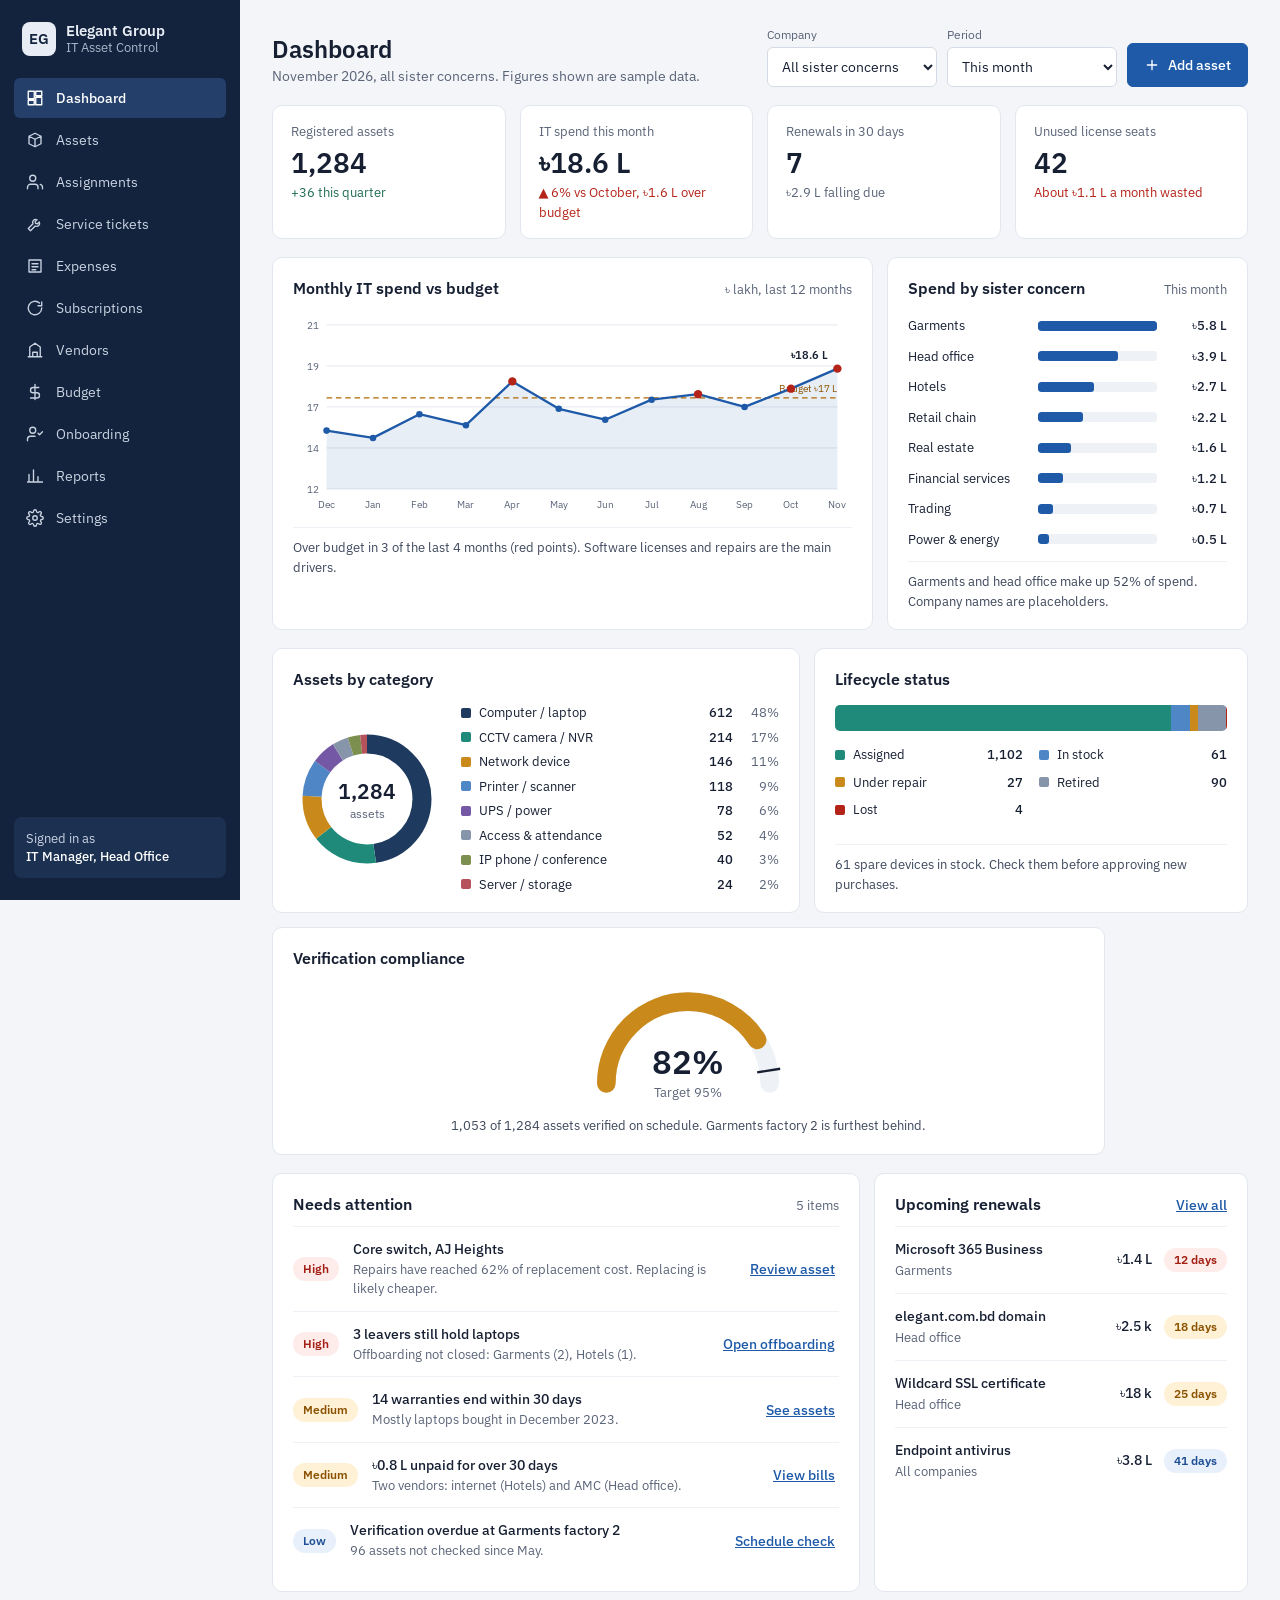
<file: index.html>
<!DOCTYPE html>
<html lang="en">
<head>
  <meta charset="utf-8">
  <meta name="viewport" content="width=device-width, initial-scale=1">
  <title>Dashboard – Elegant Group IT Asset Control</title>
  <link rel="preconnect" href="https://fonts.googleapis.com">
  <link rel="preconnect" href="https://fonts.gstatic.com" crossorigin>
  <link href="https://fonts.googleapis.com/css2?family=IBM+Plex+Sans:wght@400;500;600&display=swap" rel="stylesheet">
  <link rel="stylesheet" href="css/styles.css">
</head>
<body data-page="dashboard" data-nav="dashboard">
<div class="app">
  <aside class="sidebar" id="sidebar"></aside>

  <main class="main">
    <header class="page-header">
      <div>
        <h1>Dashboard</h1>
        <p class="subtitle">November 2026, all sister concerns. Figures shown are sample data.</p>
      </div>
      <div class="actions">
        <label class="field">Company
          <select><option>All sister concerns</option><option>Head office</option><option>Garments</option><option>Hotels</option><option>Real estate</option><option>Retail chain</option></select>
        </label>
        <label class="field">Period
          <select><option>This month</option><option>This quarter</option><option>Fiscal year 2026–27</option></select>
        </label>
        <a class="btn btn-primary" href="asset-detail.html">
          <svg width="16" height="16" viewBox="0 0 24 24" fill="none" stroke="currentColor" stroke-width="2" stroke-linecap="round" aria-hidden="true"><path d="M12 5v14M5 12h14"/></svg>
          Add asset
        </a>
      </div>
    </header>

    <section class="kpi-grid" id="kpis" aria-label="Key figures"></section>

    <div class="row">
      <section class="card wide">
        <div class="card-head"><h2>Monthly IT spend vs budget</h2><span class="card-meta">৳ lakh, last 12 months</span></div>
        <div class="chart" id="spendChart"></div>
        <p class="insight">Over budget in 3 of the last 4 months (red points). Software licenses and repairs are the main drivers.</p>
      </section>
      <section class="card">
        <div class="card-head"><h2>Spend by sister concern</h2><span class="card-meta">This month</span></div>
        <div class="hbars" id="concernBars"></div>
        <p class="insight">Garments and head office make up 52% of spend. Company names are placeholders.</p>
      </section>
    </div>

    <div class="row">
      <section class="card" style="flex: 1.3 1 380px">
        <h2>Assets by category</h2>
        <div id="categoryDonut"></div>
      </section>
      <section class="card flex-col">
        <h2>Lifecycle status</h2>
        <div class="stack" id="lifecycleBar"></div>
        <div class="legend-grid" id="lifecycleLegend"></div>
        <p class="insight">61 spare devices in stock. Check them before approving new purchases.</p>
      </section>
      <section class="card narrow">
        <h2>Verification compliance</h2>
        <div class="gauge"><div id="verificationGauge"></div><p id="verificationNote"></p></div>
      </section>
    </div>

    <div class="row">
      <section class="card wide" style="flex-basis: 480px">
        <div class="card-head"><h2>Needs attention</h2><span class="card-meta" id="alertCount"></span></div>
        <ul class="list" id="alerts"></ul>
      </section>
      <section class="card">
        <div class="card-head"><h2>Upcoming renewals</h2><a href="subscriptions.html" style="font-size:13.5px;font-weight:500">View all</a></div>
        <ul class="list" id="renewals"></ul>
      </section>
    </div>
  </main>
</div>
<script src="js/data.js"></script>
<script src="js/app.js"></script>
</body>
</html>
</file>
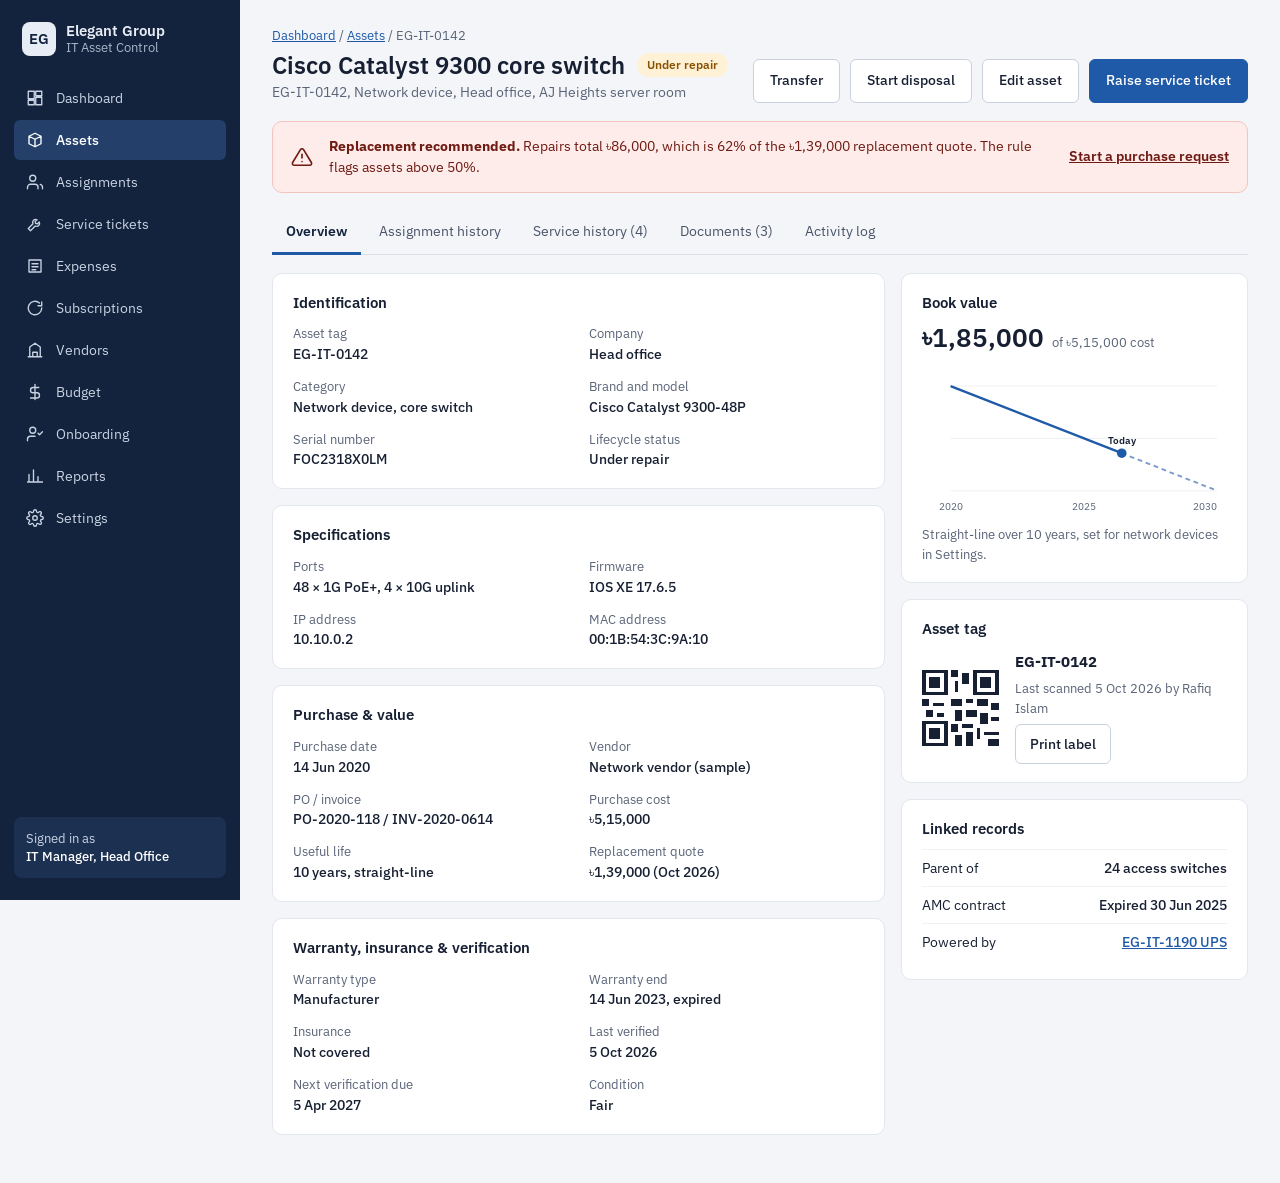
<file: asset-detail.html>
<!DOCTYPE html>
<html lang="en">
<head>
  <meta charset="utf-8">
  <meta name="viewport" content="width=device-width, initial-scale=1">
  <title>EG-IT-0142 – Elegant Group IT Asset Control</title>
  <link rel="preconnect" href="https://fonts.googleapis.com">
  <link rel="preconnect" href="https://fonts.gstatic.com" crossorigin>
  <link href="https://fonts.googleapis.com/css2?family=IBM+Plex+Sans:wght@400;500;600&display=swap" rel="stylesheet">
  <link rel="stylesheet" href="css/styles.css">
</head>
<body data-page="assetDetail" data-nav="assets">
<div class="app">
  <aside class="sidebar" id="sidebar"></aside>

  <main class="main">
    <header class="page-header">
      <div>
        <nav class="breadcrumb" aria-label="Breadcrumb"><a href="index.html">Dashboard</a> / <a href="assets.html">Assets</a> / EG-IT-0142</nav>
        <div class="title-row">
          <h1>Cisco Catalyst 9300 core switch</h1>
          <span class="pill pill-med">Under repair</span>
        </div>
        <p class="subtitle">EG-IT-0142, Network device, Head office, AJ Heights server room</p>
      </div>
      <div class="actions">
        <button type="button" class="btn">Transfer</button>
        <button type="button" class="btn">Start disposal</button>
        <button type="button" class="btn">Edit asset</button>
        <button type="button" class="btn btn-primary">Raise service ticket</button>
      </div>
    </header>

    <div class="banner" role="status">
      <svg width="22" height="22" viewBox="0 0 24 24" fill="none" stroke="currentColor" stroke-width="1.8" stroke-linecap="round" stroke-linejoin="round" aria-hidden="true"><path d="M12 9v4M12 17h.01M10.3 3.9 1.8 18a2 2 0 0 0 1.7 3h17a2 2 0 0 0 1.7-3L13.7 3.9a2 2 0 0 0-3.4 0z"/></svg>
      <p><strong>Replacement recommended.</strong> Repairs total ৳86,000, which is 62% of the ৳1,39,000 replacement quote. The rule flags assets above 50%.</p>
      <a href="#">Start a purchase request</a>
    </div>

    <div class="tabs" role="tablist" aria-label="Asset sections">
      <button type="button" class="tab" role="tab" id="tab-overview" aria-controls="panel-overview">Overview</button>
      <button type="button" class="tab" role="tab" id="tab-assign" aria-controls="panel-assign">Assignment history</button>
      <button type="button" class="tab" role="tab" id="tab-service" aria-controls="panel-service">Service history (4)</button>
      <button type="button" class="tab" role="tab" id="tab-docs" aria-controls="panel-docs">Documents (3)</button>
      <button type="button" class="tab" role="tab" id="tab-log" aria-controls="panel-log">Activity log</button>
    </div>

    <div role="tabpanel" id="panel-overview" aria-labelledby="tab-overview">
      <div class="detail-layout">
        <div class="detail-main" id="fieldGroups"></div>
        <div class="detail-side">
          <section class="card">
            <h2 class="small">Book value</h2>
            <div class="big-value"><strong>৳1,85,000</strong><span class="muted" style="font-size:13px">of ৳5,15,000 cost</span></div>
            <div class="chart" id="deprChart"></div>
            <p class="muted" style="margin:6px 0 0;font-size:13px">Straight-line over 10 years, set for network devices in Settings.</p>
          </section>
          <section class="card">
            <h2 class="small">Asset tag</h2>
            <div class="tag-box">
              <svg width="84" height="84" viewBox="0 0 21 21" role="img" aria-label="QR code placeholder for EG-IT-0142" shape-rendering="crispEdges"><rect width="21" height="21" fill="#FFFFFF"/><path fill="#172033" d="M0 0h7v7H0zM1 1v5h5V1zM2 2h3v3H2zM14 0h7v7h-7zM15 1v5h5V1zM16 2h3v3h-3zM0 14h7v7H0zM1 15v5h5v-5zM2 16h3v3H2zM8 0h2v2H8zM11 1h2v3h-2zM9 3h1v3H9zM8 8h3v2H8zM12 8h2v1h-2zM15 8h3v2h-3zM19 9h2v2h-2zM0 8h2v2H0zM3 9h3v1H3zM9 11h2v3H9zM12 11h3v2h-3zM16 12h2v3h-2zM19 13h2v1h-2zM8 15h2v2H8zM11 15h3v1h-3zM12 17h2v4h-2zM15 16h1v3h-1zM17 17h4v1h-4zM18 19h3v2h-3zM9 18h2v3H9zM1 11h2v2H1zM4 12h2v1H4z"/></svg>
              <div class="meta">
                <strong>EG-IT-0142</strong>
                <span class="muted">Last scanned 5 Oct 2026 by Rafiq Islam</span>
                <button type="button" class="btn btn-sm" style="align-self:flex-start">Print label</button>
              </div>
            </div>
          </section>
          <section class="card">
            <h2 class="small">Linked records</h2>
            <ul class="kv-list">
              <li><span>Parent of</span><b>24 access switches</b></li>
              <li><span>AMC contract</span><b>Expired 30 Jun 2025</b></li>
              <li><span>Powered by</span><a href="assets.html" style="font-weight:500">EG-IT-1190 UPS</a></li>
            </ul>
          </section>
        </div>
      </div>
    </div>

    <div role="tabpanel" id="panel-assign" aria-labelledby="tab-assign" hidden>
      <section class="card" style="padding-top:8px;padding-bottom:8px">
        <ol class="list timeline" id="assignList" style="margin:0"></ol>
      </section>
    </div>

    <div role="tabpanel" id="panel-service" aria-labelledby="tab-service" hidden>
      <section class="card table-card">
        <div class="table-wrap">
          <table class="data" style="min-width: 820px">
            <thead>
              <tr>
                <th scope="col">Ticket</th><th scope="col">Reported</th><th scope="col">Issue and root cause</th>
                <th scope="col">Vendor</th><th scope="col">Downtime</th><th scope="col">Status</th><th scope="col" class="right">Cost</th>
              </tr>
            </thead>
            <tbody id="ticketRows"></tbody>
            <tfoot><tr><td colspan="6">Total repair cost</td><td class="right num" id="ticketTotal"></td></tr></tfoot>
          </table>
        </div>
      </section>
    </div>

    <div role="tabpanel" id="panel-docs" aria-labelledby="tab-docs" hidden>
      <section class="card" style="padding-top:8px;padding-bottom:8px">
        <ul class="list" id="docList" style="margin:0"></ul>
      </section>
    </div>

    <div role="tabpanel" id="panel-log" aria-labelledby="tab-log" hidden>
      <section class="card" style="padding-top:8px;padding-bottom:8px">
        <ul class="list timeline" id="logList" style="margin:0"></ul>
      </section>
    </div>
  </main>
</div>
<script src="js/data.js"></script>
<script src="js/app.js"></script>
</body>
</html>
</file>
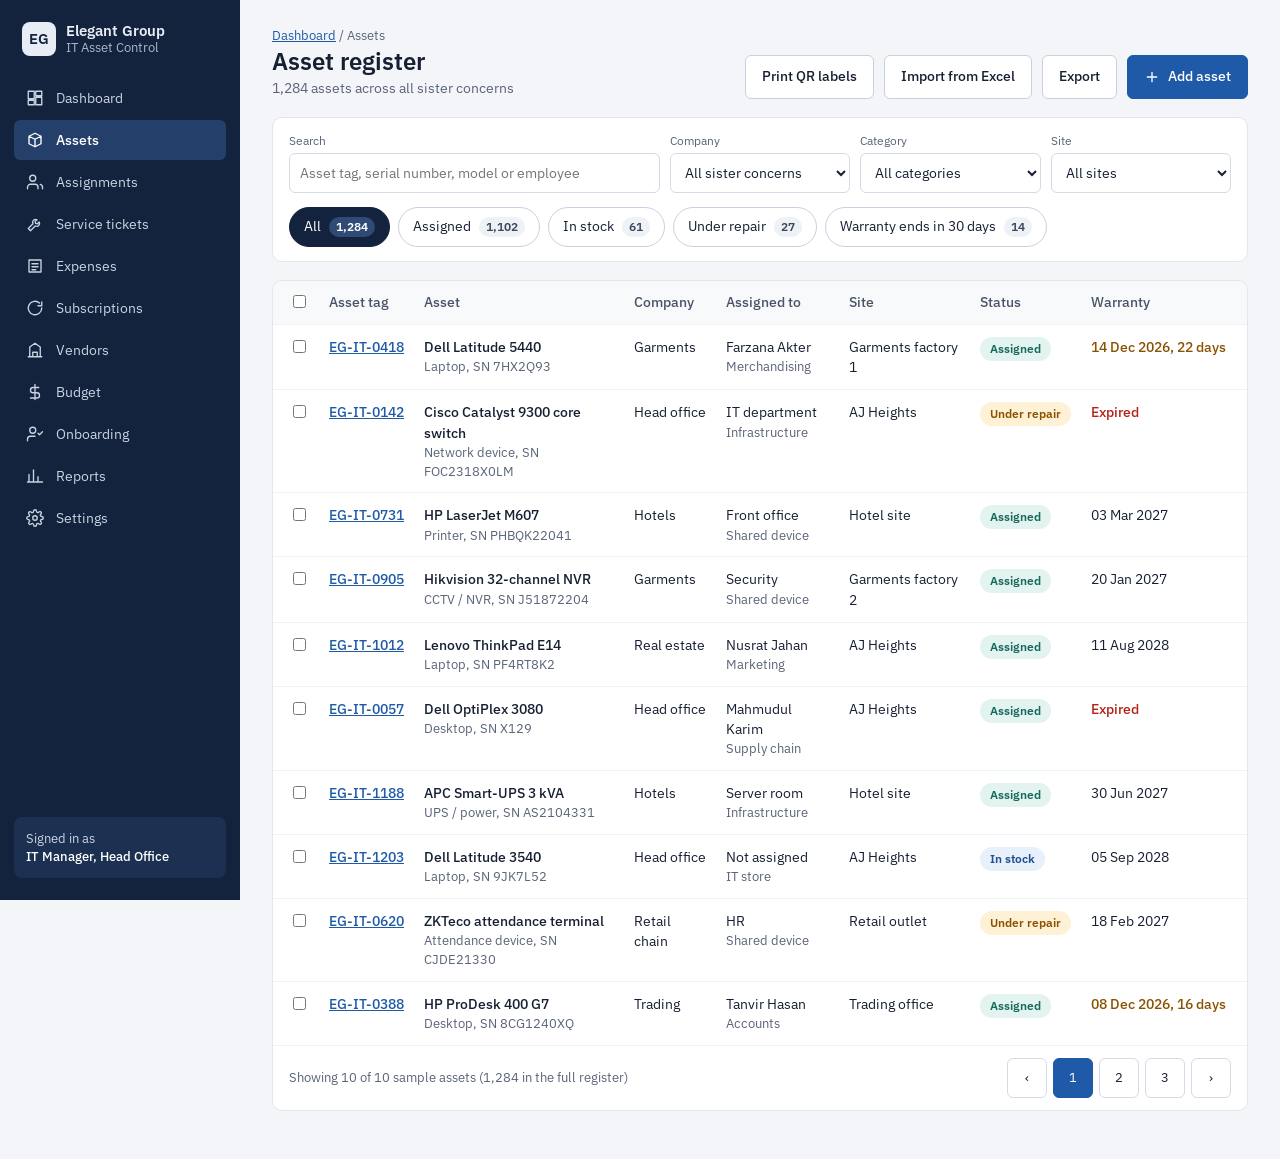
<file: assets.html>
<!DOCTYPE html>
<html lang="en">
<head>
  <meta charset="utf-8">
  <meta name="viewport" content="width=device-width, initial-scale=1">
  <title>Asset register – Elegant Group IT Asset Control</title>
  <link rel="preconnect" href="https://fonts.googleapis.com">
  <link rel="preconnect" href="https://fonts.gstatic.com" crossorigin>
  <link href="https://fonts.googleapis.com/css2?family=IBM+Plex+Sans:wght@400;500;600&display=swap" rel="stylesheet">
  <link rel="stylesheet" href="css/styles.css">
</head>
<body data-page="assets" data-nav="assets">
<div class="app">
  <aside class="sidebar" id="sidebar"></aside>

  <main class="main">
    <header class="page-header">
      <div>
        <nav class="breadcrumb" aria-label="Breadcrumb"><a href="index.html">Dashboard</a> / Assets</nav>
        <h1>Asset register</h1>
        <p class="subtitle">1,284 assets across all sister concerns</p>
      </div>
      <div class="actions">
        <button type="button" class="btn">Print QR labels</button>
        <button type="button" class="btn">Import from Excel</button>
        <button type="button" class="btn">Export</button>
        <a class="btn btn-primary" href="asset-detail.html">
          <svg width="16" height="16" viewBox="0 0 24 24" fill="none" stroke="currentColor" stroke-width="2" stroke-linecap="round" aria-hidden="true"><path d="M12 5v14M5 12h14"/></svg>
          Add asset
        </a>
      </div>
    </header>

    <section class="card filters" aria-label="Filters">
      <div class="filter-grid">
        <label class="field wide">Search
          <input type="search" id="fSearch" placeholder="Asset tag, serial number, model or employee">
        </label>
        <label class="field">Company
          <select id="fCompany"><option value="">All sister concerns</option></select>
        </label>
        <label class="field">Category
          <select id="fCategory"><option value="">All categories</option></select>
        </label>
        <label class="field">Site
          <select id="fSite"><option value="">All sites</option></select>
        </label>
      </div>
      <div class="chips" id="chips" role="group" aria-label="Quick filters"></div>
    </section>

    <section class="card table-card">
      <div class="table-wrap">
        <table class="data" style="min-width: 1060px">
          <thead>
            <tr>
              <th scope="col" style="width: 20px"><input type="checkbox" id="selectAll" aria-label="Select all"></th>
              <th scope="col">Asset tag</th>
              <th scope="col">Asset</th>
              <th scope="col">Company</th>
              <th scope="col">Assigned to</th>
              <th scope="col">Site</th>
              <th scope="col">Status</th>
              <th scope="col">Warranty</th>
              <th scope="col" class="right">Book value</th>
            </tr>
          </thead>
          <tbody id="assetRows"></tbody>
        </table>
      </div>
      <p class="empty" id="emptyState" hidden>No assets match these filters. Clear a filter to see more.</p>
      <div class="table-foot">
        <span id="resultCount" aria-live="polite"></span>
        <div class="pager">
          <button type="button" aria-label="Previous page">‹</button>
          <button type="button" aria-current="page">1</button>
          <button type="button">2</button>
          <button type="button">3</button>
          <button type="button" aria-label="Next page">›</button>
        </div>
      </div>
    </section>
  </main>
</div>
<script src="js/data.js"></script>
<script src="js/app.js"></script>
</body>
</html>
</file>
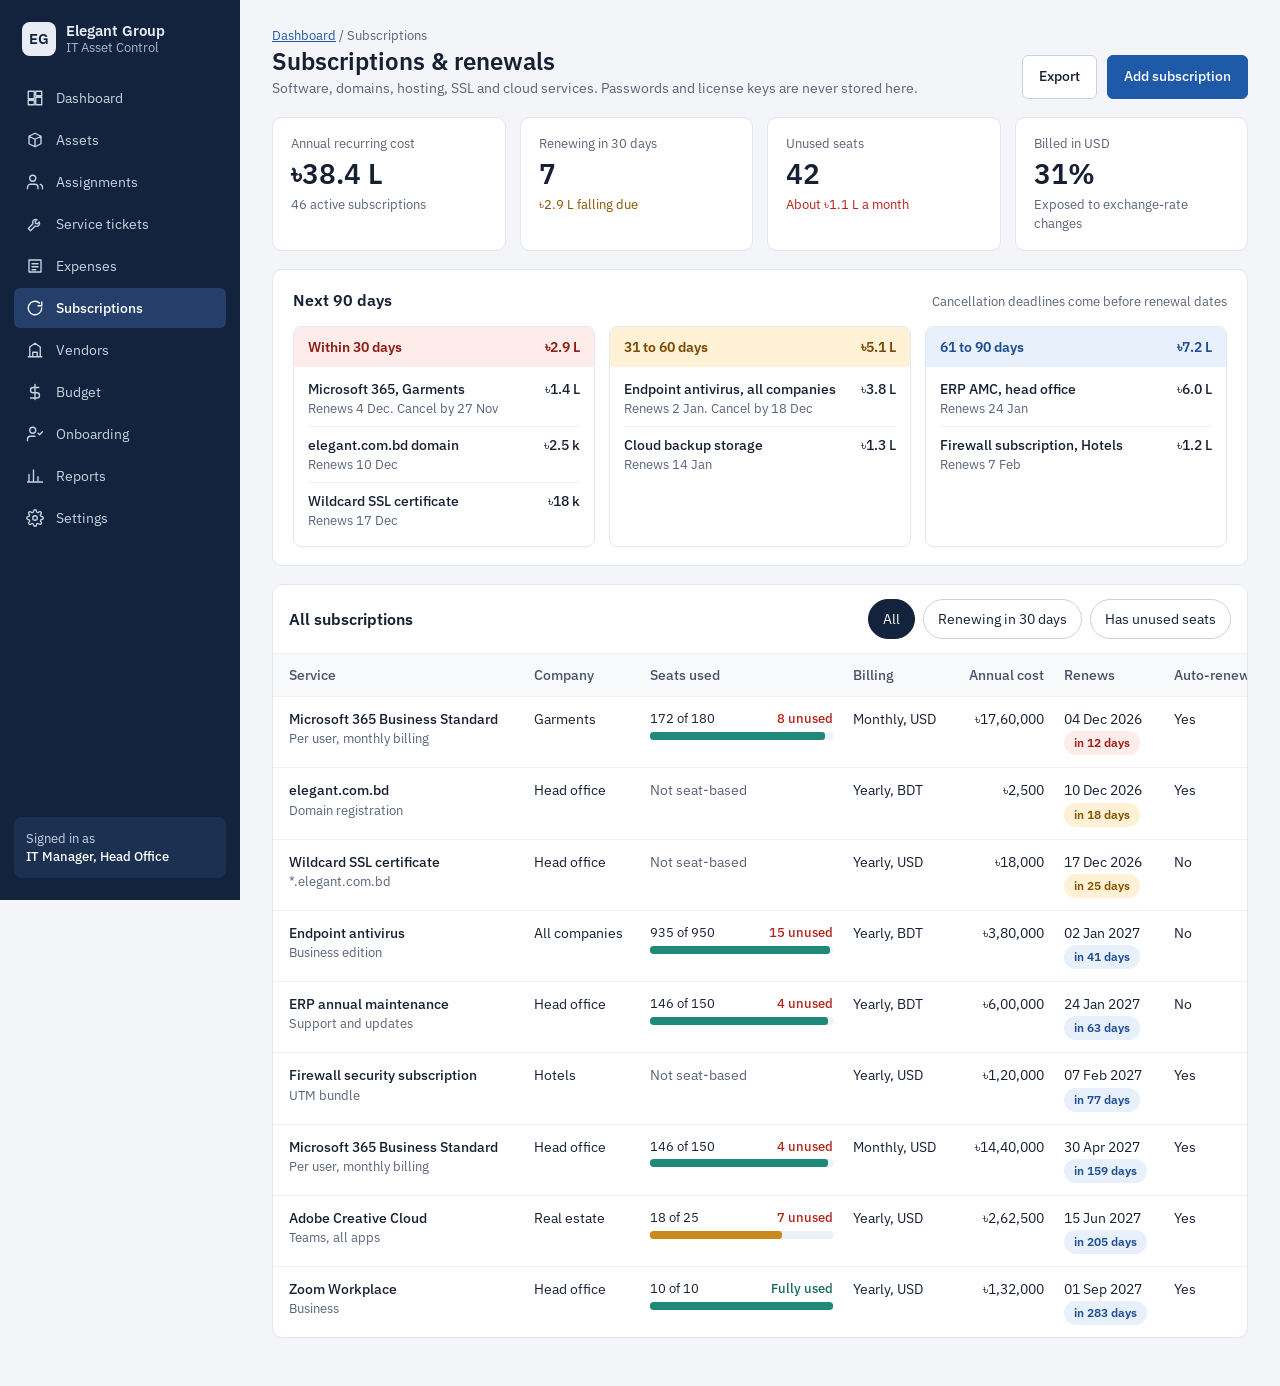
<file: subscriptions.html>
<!DOCTYPE html>
<html lang="en">
<head>
  <meta charset="utf-8">
  <meta name="viewport" content="width=device-width, initial-scale=1">
  <title>Subscriptions – Elegant Group IT Asset Control</title>
  <link rel="preconnect" href="https://fonts.googleapis.com">
  <link rel="preconnect" href="https://fonts.gstatic.com" crossorigin>
  <link href="https://fonts.googleapis.com/css2?family=IBM+Plex+Sans:wght@400;500;600&display=swap" rel="stylesheet">
  <link rel="stylesheet" href="css/styles.css">
</head>
<body data-page="subscriptions" data-nav="subscriptions">
<div class="app">
  <aside class="sidebar" id="sidebar"></aside>

  <main class="main">
    <header class="page-header">
      <div>
        <nav class="breadcrumb" aria-label="Breadcrumb"><a href="index.html">Dashboard</a> / Subscriptions</nav>
        <h1>Subscriptions &amp; renewals</h1>
        <p class="subtitle">Software, domains, hosting, SSL and cloud services. Passwords and license keys are never stored here.</p>
      </div>
      <div class="actions">
        <button type="button" class="btn">Export</button>
        <button type="button" class="btn btn-primary">Add subscription</button>
      </div>
    </header>

    <section class="kpi-grid" aria-label="Summary">
      <div class="kpi"><span class="kpi-label">Annual recurring cost</span><span class="kpi-value">৳38.4 L</span><span class="kpi-note">46 active subscriptions</span></div>
      <div class="kpi"><span class="kpi-label">Renewing in 30 days</span><span class="kpi-value">7</span><span class="kpi-note warn">৳2.9 L falling due</span></div>
      <div class="kpi"><span class="kpi-label">Unused seats</span><span class="kpi-value">42</span><span class="kpi-note bad">About ৳1.1 L a month</span></div>
      <div class="kpi"><span class="kpi-label">Billed in USD</span><span class="kpi-value">31%</span><span class="kpi-note">Exposed to exchange-rate changes</span></div>
    </section>

    <section class="card">
      <div class="card-head"><h2>Next 90 days</h2><span class="card-meta">Cancellation deadlines come before renewal dates</span></div>
      <div class="window-grid" id="windows"></div>
    </section>

    <section class="card table-card">
      <div class="table-toolbar">
        <h2>All subscriptions</h2>
        <div class="chips" id="subChips" role="group" aria-label="Filter subscriptions"></div>
      </div>
      <div class="table-wrap">
        <table class="data" style="min-width: 1000px">
          <thead>
            <tr>
              <th scope="col">Service</th><th scope="col">Company</th><th scope="col">Seats used</th><th scope="col">Billing</th>
              <th scope="col" class="right">Annual cost</th><th scope="col">Renews</th><th scope="col">Auto-renew</th>
            </tr>
          </thead>
          <tbody id="subRows"></tbody>
        </table>
      </div>
    </section>
  </main>
</div>
<script src="js/data.js"></script>
<script src="js/app.js"></script>
</body>
</html>
</file>
<file: css/styles.css>
/* Elegant Group IT Asset Control – shared styles */
:root {
  --navy: #13233D;
  --navy-2: #1C3152;
  --navy-active: #24406A;
  --bg: #F3F5F8;
  --surface: #FFFFFF;
  --ink: #172033;
  --ink-2: #3E485C;
  --muted: #5A6478;
  --line: #E2E6ED;
  --line-2: #EEF1F5;
  --input-line: #D5DBE5;
  --btn-line: #C9D1DE;
  --accent: #1E5AA8;
  --accent-dark: #163F78;
  --teal: #1F8A7A;
  --amber: #C98A1B;
  --red: #B42318;
  --radius: 10px;
  --font: "IBM Plex Sans", system-ui, -apple-system, "Segoe UI", Roboto, sans-serif;
}

*, *::before, *::after { box-sizing: border-box; }
body { margin: 0; font: 14px/1.5 var(--font); background: var(--bg); color: var(--ink); }
a { color: var(--accent); }
a:hover { color: var(--accent-dark); }
:focus-visible { outline: 2px solid var(--accent); outline-offset: 2px; }
.num { font-variant-numeric: tabular-nums; }
.muted { color: var(--muted); }
.warn-text { color: #8A5200; font-weight: 500; }
.bad-text { color: var(--red); font-weight: 500; }
.good-text { color: #17695B; font-weight: 500; }
.visually-hidden { position: absolute; width: 1px; height: 1px; overflow: hidden; clip: rect(0 0 0 0); white-space: nowrap; }

/* ---------- App shell ---------- */
.app { display: flex; min-height: 100vh; }
.sidebar {
  width: 240px; flex: none; background: var(--navy); color: #E8EDF5;
  padding: 22px 14px; display: flex; flex-direction: column; gap: 22px;
  position: sticky; top: 0; height: 100vh; overflow-y: auto;
}
.brand { display: flex; align-items: center; gap: 10px; padding: 0 8px; }
.brand-mark { width: 34px; height: 34px; border-radius: 8px; background: #E8EDF5; color: var(--navy); display: flex; align-items: center; justify-content: center; font-weight: 600; font-size: 15px; flex: none; }
.brand-name { display: block; font-weight: 600; font-size: 14.5px; line-height: 1.25; }
.brand-sub { display: block; font-size: 12.5px; color: #A9B6CA; line-height: 1.25; }
.nav { display: flex; flex-direction: column; gap: 2px; }
.nav a { display: flex; align-items: center; gap: 12px; min-height: 40px; padding: 0 12px; border-radius: 6px; color: #C9D3E2; text-decoration: none; }
.nav a:hover { background: var(--navy-2); color: #FFFFFF; }
.nav a.active { background: var(--navy-active); color: #FFFFFF; font-weight: 500; }
.nav svg { flex: none; }
.user-box { margin-top: auto; padding: 12px; border-radius: 8px; background: var(--navy-2); font-size: 12.5px; color: #C9D3E2; }
.user-box strong { display: block; color: #FFFFFF; font-weight: 500; }

.mobile-bar { display: none; }
.scrim { display: none; }

.main { flex: 1; min-width: 0; padding: 26px 32px 48px; display: flex; flex-direction: column; gap: 18px; }

/* ---------- Page header ---------- */
.page-header { display: flex; flex-wrap: wrap; align-items: flex-end; justify-content: space-between; gap: 14px; }
.page-header h1 { margin: 0; font-size: 24px; font-weight: 600; line-height: 1.25; }
.title-row { display: flex; flex-wrap: wrap; align-items: center; gap: 12px; margin-top: 4px; }
.subtitle { margin: 2px 0 0; color: var(--muted); }
.breadcrumb { font-size: 13px; color: var(--muted); }
.actions { display: flex; flex-wrap: wrap; gap: 10px; align-items: flex-end; }

/* ---------- Controls ---------- */
.btn {
  height: 44px; padding: 0 16px; border: 1px solid var(--btn-line); border-radius: 6px;
  background: #FFFFFF; color: var(--ink); font: inherit; font-weight: 500; cursor: pointer;
  display: inline-flex; align-items: center; gap: 8px; text-decoration: none; white-space: nowrap;
}
.btn:hover { background: #F7F9FB; color: var(--ink); }
.btn-primary { background: var(--accent); border-color: var(--accent); color: #FFFFFF; }
.btn-primary:hover { background: var(--accent-dark); border-color: var(--accent-dark); color: #FFFFFF; }
.btn-sm { height: 40px; font-size: 13.5px; padding: 0 14px; }
.field { display: flex; flex-direction: column; gap: 3px; font-size: 12px; color: var(--muted); }
.field input, .field select {
  height: 40px; padding: 0 10px; border: 1px solid var(--input-line); border-radius: 6px;
  background: #FFFFFF; color: var(--ink); font: inherit; font-size: 14px; min-width: 0;
}
.field select { min-width: 170px; }

/* ---------- Cards ---------- */
.card { background: var(--surface); border: 1px solid var(--line); border-radius: var(--radius); padding: 18px 20px; min-width: 0; }
.card h2 { margin: 0; font-size: 16px; font-weight: 600; }
.card h2.small { font-size: 15px; }
.card-head { display: flex; flex-wrap: wrap; justify-content: space-between; align-items: baseline; gap: 8px; }
.card-meta { font-size: 13px; color: var(--muted); }
.insight { margin: 12px 0 0; padding-top: 10px; border-top: 1px solid var(--line-2); font-size: 13px; color: var(--ink-2); }
.row { display: flex; flex-wrap: wrap; gap: 14px; }
.row > .card { flex: 1 1 320px; }
.row > .card.wide { flex: 2 1 520px; }
.row > .card.narrow { flex: 0.8 1 260px; }

/* ---------- KPI ---------- */
.kpi-grid { display: grid; grid-template-columns: repeat(auto-fit, minmax(220px, 1fr)); gap: 14px; }
.kpi { background: var(--surface); border: 1px solid var(--line); border-radius: var(--radius); padding: 16px 18px; display: flex; flex-direction: column; gap: 4px; }
.kpi-label { color: var(--muted); font-size: 13px; }
.kpi-value { font-size: 28px; font-weight: 600; line-height: 1.2; font-variant-numeric: tabular-nums; }
.kpi-note { font-size: 13px; color: var(--muted); }
.kpi-note.good { color: #1F6E52; }
.kpi-note.bad { color: var(--red); }
.kpi-note.warn { color: #8A5200; }

/* ---------- Pills ---------- */
.pill { display: inline-block; font-size: 12px; font-weight: 600; padding: 3px 10px; border-radius: 999px; white-space: nowrap; }
.pill-high { background: #FDECEA; color: #A31F14; }
.pill-med { background: #FFF1D6; color: #8A5200; }
.pill-low { background: #E8F0FB; color: #1E4F94; }
.pill-ok { background: #E3F3EF; color: #17695B; }
.pill-grey { background: #EEF1F5; color: var(--ink-2); }

/* ---------- Lists ---------- */
.list { list-style: none; margin: 10px 0 0; padding: 0; }
.list > li { border-top: 1px solid var(--line-2); padding: 12px 0; }
.alert-item { display: flex; flex-wrap: wrap; gap: 10px 14px; align-items: center; }
.alert-text { flex: 1 1 260px; min-width: 0; display: flex; flex-direction: column; }
.alert-text strong { font-weight: 500; }
.alert-text span { font-size: 13px; color: var(--muted); }
.alert-item a { font-size: 13.5px; font-weight: 500; padding: 10px 4px; }
.renewal-item { display: grid; grid-template-columns: minmax(0, 1fr) auto auto; gap: 12px; align-items: center; }
.renewal-item strong { display: block; font-weight: 500; }
.renewal-item span.sub { font-size: 13px; color: var(--muted); }
.kv-list { list-style: none; margin: 8px 0 0; padding: 0; }
.kv-list li { display: flex; justify-content: space-between; gap: 10px; padding: 8px 0; border-top: 1px solid var(--line-2); font-size: 13.5px; }
.kv-list b { font-weight: 500; }
.timeline .item { display: flex; flex-wrap: wrap; gap: 4px 20px; }
.timeline .when { min-width: 160px; color: var(--muted); }
.timeline .what { flex: 1 1 300px; }
.timeline .what small { display: block; font-size: 13px; color: var(--muted); }

/* ---------- Charts ---------- */
.chart svg { width: 100%; height: auto; display: block; margin-top: 10px; }
.chart text { font-family: var(--font); }
.hbars { display: flex; flex-direction: column; gap: 11px; margin-top: 16px; }
.hbar { display: grid; grid-template-columns: 120px minmax(0, 1fr) 60px; gap: 10px; align-items: center; font-size: 13px; }
.hbar .label { white-space: nowrap; overflow: hidden; text-overflow: ellipsis; }
.hbar .value { text-align: right; font-weight: 500; font-variant-numeric: tabular-nums; }
.track { display: block; height: 10px; background: var(--line-2); border-radius: 3px; overflow: hidden; }
.track > span { display: block; height: 100%; border-radius: 3px; background: var(--accent); }
.donut-wrap { display: flex; flex-wrap: wrap; align-items: center; gap: 20px; margin-top: 12px; }
.donut-wrap svg { width: 148px; height: 148px; flex: none; }
.legend { list-style: none; margin: 0; padding: 0; flex: 1 1 200px; display: flex; flex-direction: column; gap: 5px; font-size: 13px; }
.legend li { display: grid; grid-template-columns: 10px minmax(0, 1fr) auto 38px; gap: 8px; align-items: center; }
.legend b { font-weight: 500; font-variant-numeric: tabular-nums; }
.legend em { font-style: normal; color: var(--muted); text-align: right; }
.swatch { width: 10px; height: 10px; border-radius: 2px; display: inline-block; flex: none; }
.stack { display: flex; height: 26px; border-radius: 5px; overflow: hidden; margin-top: 14px; }
.stack span { display: block; height: 100%; }
.legend-grid { display: grid; grid-template-columns: repeat(2, minmax(0, 1fr)); gap: 8px 16px; font-size: 13px; margin-top: 14px; }
.legend-grid span { display: flex; gap: 8px; align-items: center; }
.legend-grid b { margin-left: auto; font-weight: 500; }
.card.flex-col { display: flex; flex-direction: column; }
.card.flex-col .insight { margin-top: auto; }
.gauge { display: flex; flex-direction: column; align-items: center; gap: 6px; }
.gauge svg { width: 210px; max-width: 100%; margin-top: 6px; }
.gauge p { margin: 0; text-align: center; font-size: 13px; color: var(--ink-2); }

/* ---------- Filters & chips ---------- */
.filters { display: flex; flex-direction: column; gap: 14px; padding: 14px 16px; }
.filter-grid { display: grid; grid-template-columns: repeat(auto-fit, minmax(170px, 1fr)); gap: 10px; }
.filter-grid .wide { grid-column: span 2; }
.chips { display: flex; flex-wrap: wrap; gap: 8px; }
.chip {
  min-height: 40px; padding: 0 14px; border-radius: 999px; border: 1px solid var(--btn-line);
  background: #FFFFFF; color: var(--ink); font: inherit; font-size: 13.5px; cursor: pointer;
  display: inline-flex; align-items: center; gap: 8px;
}
.chip .count { font-size: 12px; font-weight: 600; padding: 1px 7px; border-radius: 999px; background: var(--line-2); color: var(--ink-2); }
.chip[aria-pressed="true"] { background: var(--navy); border-color: var(--navy); color: #FFFFFF; }
.chip[aria-pressed="true"] .count { background: #2E4A75; color: #FFFFFF; }

/* ---------- Tables ---------- */
.table-card { padding: 0; overflow: hidden; }
.table-toolbar { display: flex; flex-wrap: wrap; justify-content: space-between; align-items: center; gap: 12px; padding: 14px 16px; border-bottom: 1px solid var(--line-2); }
.table-wrap { overflow-x: auto; }
table.data { width: 100%; border-collapse: collapse; font-size: 13.5px; }
table.data th { background: #F7F9FB; color: #4A5468; text-align: left; font-weight: 500; padding: 11px 10px; white-space: nowrap; }
table.data td { padding: 12px 10px; border-top: 1px solid var(--line-2); vertical-align: top; }
table.data th:first-child, table.data td:first-child { padding-left: 16px; }
table.data th:last-child, table.data td:last-child { padding-right: 16px; }
table.data .right { text-align: right; }
table.data .nowrap { white-space: nowrap; }
table.data tfoot td { border-top: 2px solid #DCE1E9; background: #F7F9FB; font-weight: 600; }
.cell-main { display: block; font-weight: 500; }
.cell-sub { display: block; font-size: 12.5px; color: var(--muted); }
.table-foot { display: flex; flex-wrap: wrap; justify-content: space-between; align-items: center; gap: 10px; padding: 12px 16px; border-top: 1px solid var(--line-2); font-size: 13px; color: var(--muted); }
.pager { display: flex; gap: 6px; }
.pager button { width: 40px; height: 40px; border: 1px solid var(--input-line); border-radius: 6px; background: #FFFFFF; color: var(--ink); font: inherit; cursor: pointer; }
.pager button[aria-current="page"] { background: var(--accent); border-color: var(--accent); color: #FFFFFF; }
.empty { margin: 0; padding: 28px 16px; text-align: center; color: var(--muted); }
.seat { min-width: 170px; }
.seat-top { display: flex; justify-content: space-between; gap: 8px; font-size: 12.5px; }
.seat .track { height: 8px; margin-top: 4px; }

/* ---------- Asset record ---------- */
.banner { display: flex; flex-wrap: wrap; gap: 12px 16px; align-items: center; padding: 14px 18px; border-radius: var(--radius); background: #FDECEA; border: 1px solid #F3C4BE; color: #6F1A12; }
.banner p { flex: 1 1 380px; margin: 0; }
.banner a { color: #6F1A12; font-weight: 600; padding: 10px 0; }
.tabs { display: flex; flex-wrap: wrap; gap: 4px; border-bottom: 1px solid #DCE1E9; }
.tab { min-height: 44px; padding: 0 14px; border: 0; border-bottom: 3px solid transparent; margin-bottom: -1px; background: none; font: inherit; color: #4A5468; cursor: pointer; }
.tab[aria-selected="true"] { color: var(--navy); font-weight: 600; border-bottom-color: var(--accent); }
.detail-layout { display: flex; flex-wrap: wrap; gap: 16px; align-items: flex-start; }
.detail-main { flex: 2 1 520px; min-width: 0; display: flex; flex-direction: column; gap: 16px; }
.detail-side { flex: 1 1 300px; min-width: 0; display: flex; flex-direction: column; gap: 16px; }
dl.fields { margin: 10px 0 0; display: grid; grid-template-columns: repeat(auto-fit, minmax(200px, 1fr)); gap: 12px 20px; }
dl.fields dt { font-size: 12.5px; color: var(--muted); }
dl.fields dd { margin: 1px 0 0; font-weight: 500; }
.big-value { display: flex; align-items: baseline; gap: 8px; margin-top: 4px; }
.big-value strong { font-size: 26px; font-weight: 600; }
.tag-box { display: flex; gap: 16px; align-items: center; margin-top: 10px; }
.tag-box .meta { display: flex; flex-direction: column; gap: 6px; font-size: 13px; }
.tag-box .meta strong { font-size: 15px; }
.doc-item { display: flex; flex-wrap: wrap; gap: 8px 16px; align-items: center; }
.doc-item .name { flex: 1 1 240px; }
.doc-item .name small { display: block; font-size: 13px; color: var(--muted); }
.doc-item a { font-weight: 500; padding: 10px 0; }

/* ---------- Subscriptions ---------- */
.window-grid { display: grid; grid-template-columns: repeat(auto-fit, minmax(240px, 1fr)); gap: 14px; margin-top: 14px; }
.window { border: 1px solid var(--line); border-radius: 8px; overflow: hidden; }
.window-head { display: flex; justify-content: space-between; gap: 8px; padding: 10px 14px; font-weight: 600; font-size: 13.5px; }
.window-head.high { background: #FDECEA; color: #8E1E14; }
.window-head.med { background: #FFF1D6; color: #7A4800; }
.window-head.low { background: #E8F0FB; color: #1E4F94; }
.window ul { list-style: none; margin: 0; padding: 4px 14px 8px; }
.window li { display: flex; justify-content: space-between; gap: 10px; padding: 8px 0; border-bottom: 1px solid var(--line-2); font-size: 13.5px; }
.window li:last-child { border-bottom: 0; }
.window li small { display: block; font-size: 12.5px; color: var(--muted); }

/* ---------- Responsive ---------- */
@media (max-width: 900px) {
  .app { display: block; }
  .sidebar { position: fixed; inset: 0 auto 0 0; height: 100%; z-index: 30; transform: translateX(-100%); transition: transform .2s ease; }
  .sidebar.open { transform: none; }
  .scrim.show { display: block; position: fixed; inset: 0; background: rgba(19, 35, 61, .45); z-index: 25; }
  .mobile-bar { display: flex; align-items: center; justify-content: space-between; gap: 12px; padding: 10px 16px; background: var(--navy); color: #FFFFFF; position: sticky; top: 0; z-index: 20; }
  .mobile-bar button { width: 44px; height: 44px; border: 0; border-radius: 6px; background: var(--navy-2); color: #FFFFFF; cursor: pointer; display: inline-flex; align-items: center; justify-content: center; }
  .main { padding: 18px 16px 40px; }
  .filter-grid .wide { grid-column: auto; }
}
@media (prefers-reduced-motion: reduce) { .sidebar { transition: none; } }
</file>
